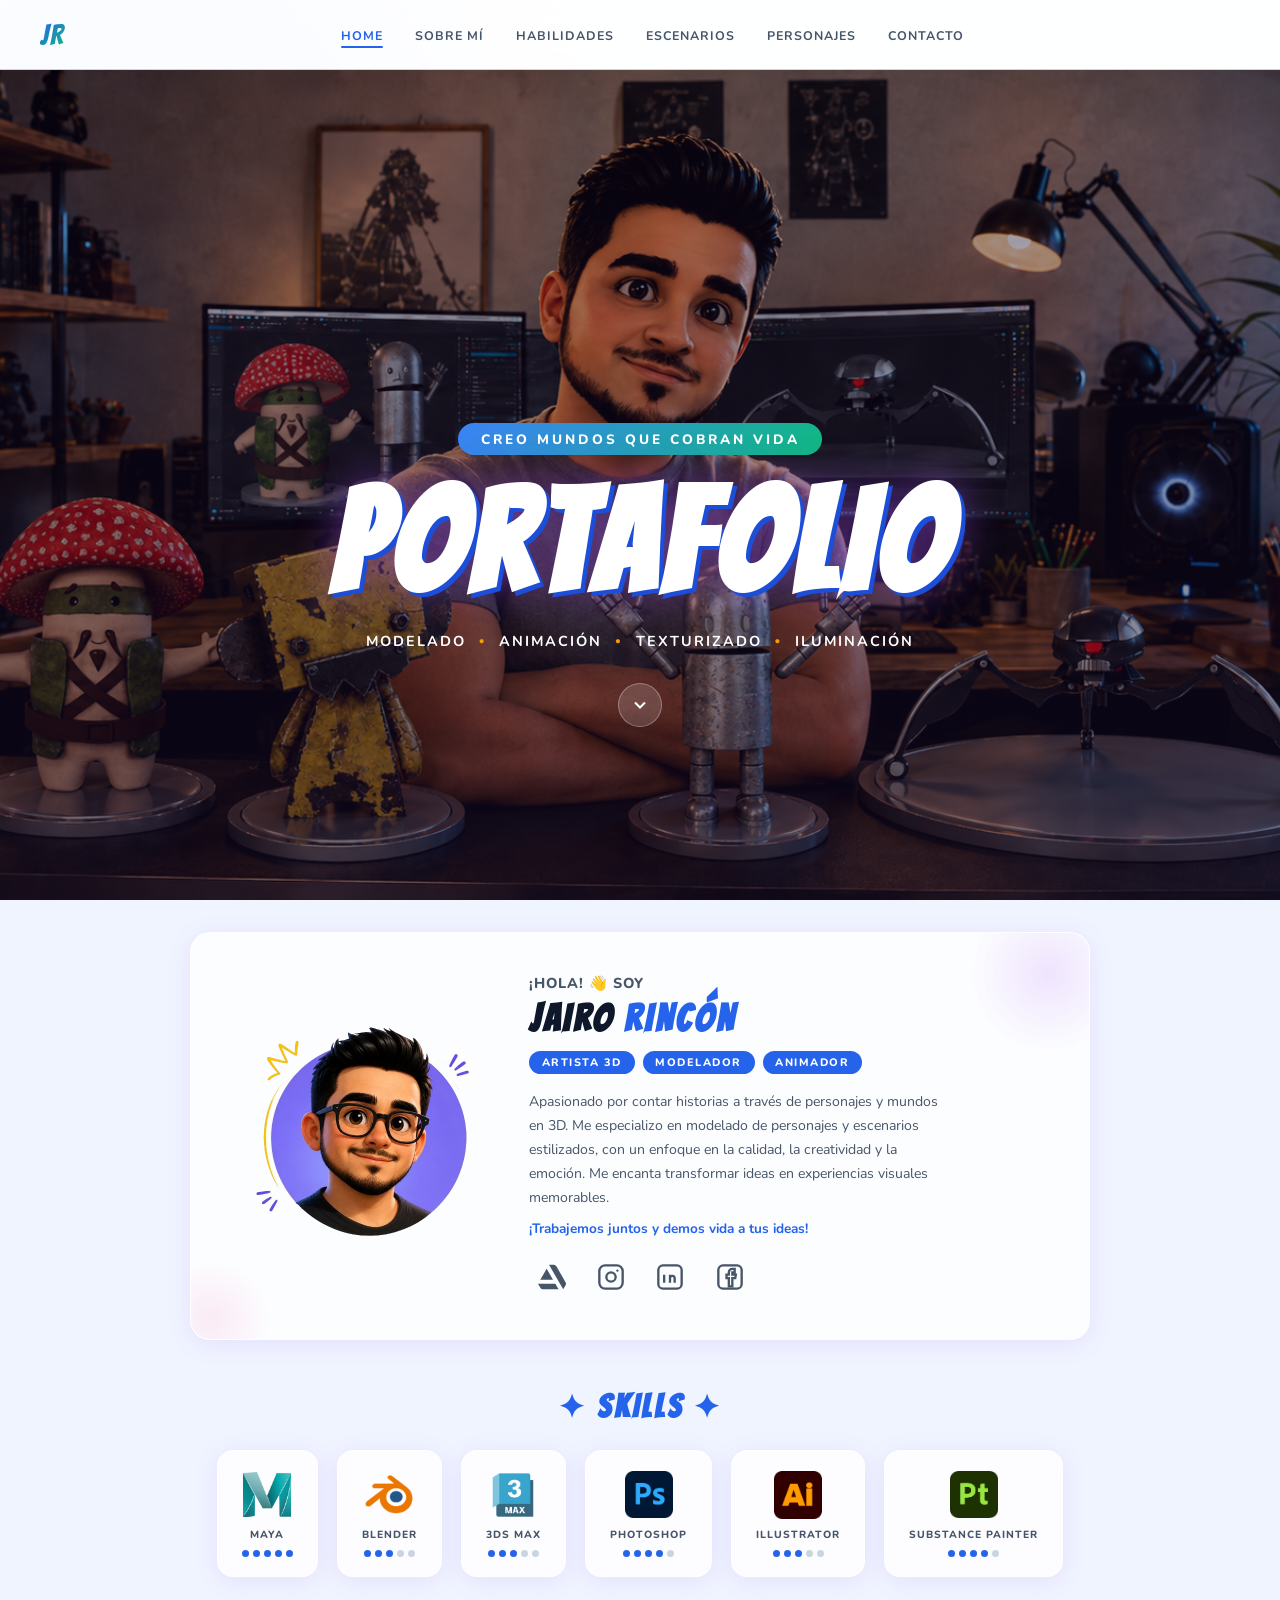
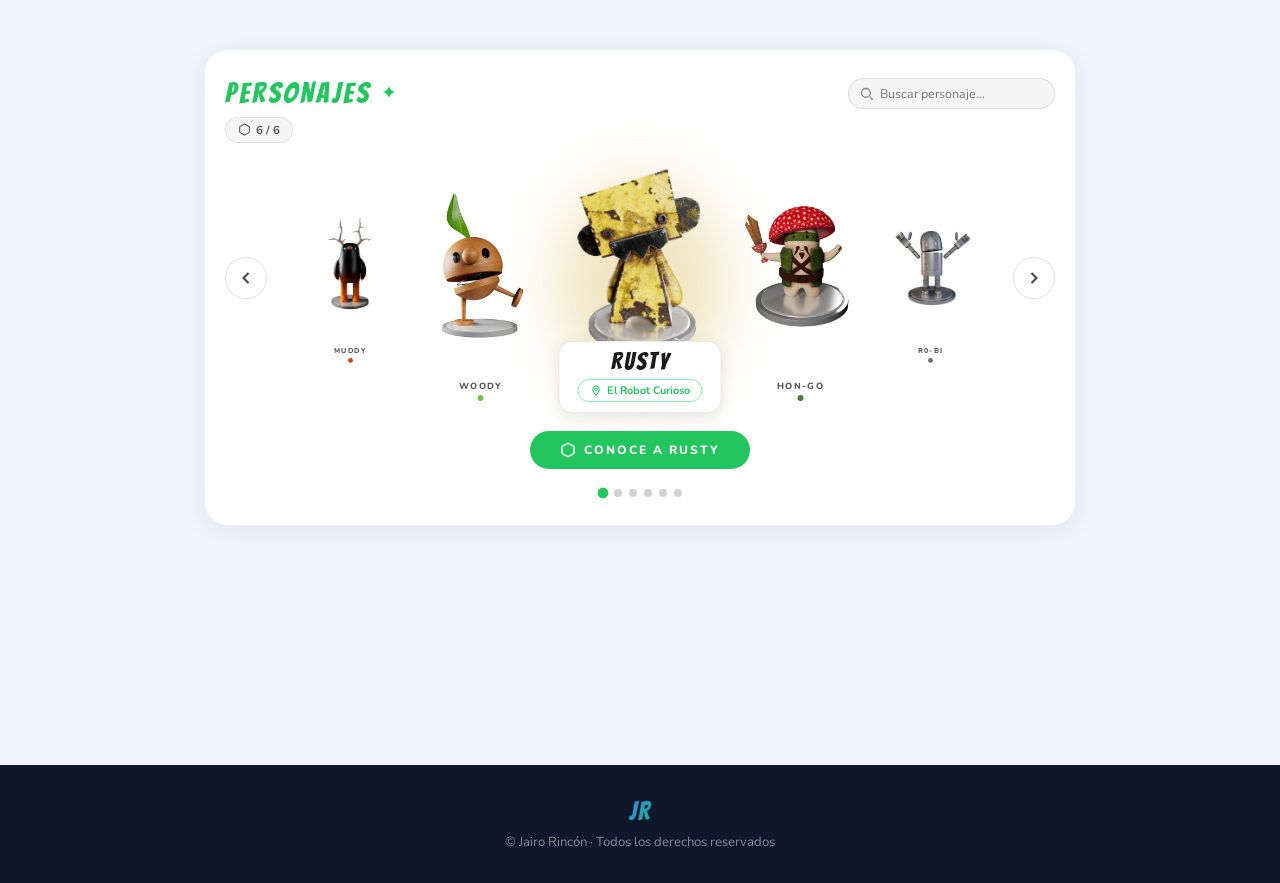
<file: index.html>
<!DOCTYPE html>
<html lang="es">
<head>
  <meta charset="UTF-8" />
  <meta name="viewport" content="width=device-width, initial-scale=1.0"/>
  <title>Jairo Rincón | Portafolio 3D</title>
  <link rel="preconnect" href="https://fonts.googleapis.com"/>
  <link rel="preconnect" href="https://fonts.gstatic.com" crossorigin/>
  <link href="https://fonts.googleapis.com/css2?family=Nunito:wght@400;600;700;800;900&family=Bangers&display=swap" rel="stylesheet"/>
  <link rel="stylesheet" href="css/global.css"/>
  <link rel="stylesheet" href="css/home.css"/>
  <link rel="icon" type="image/png" href="assets/icons/favicon.png"/>
</head>
<body>

  <!-- BLOBS DE FONDO -->
  <div class="bg-blobs" aria-hidden="true">
    <div class="blob blob-1"></div>
    <div class="blob blob-2"></div>
    <div class="blob blob-3"></div>
    <div class="blob blob-4"></div>
  </div>

  <!-- NAVBAR -->
  <nav class="navbar">
    <a href="index.html" class="nav-logo">JR</a>
    <ul class="nav-links">
      <li><a href="index.html" class="active">HOME</a></li>
      <li><a href="#about">SOBRE MÍ</a></li>
      <li><a href="#skills">HABILIDADES</a></li>
      <li><a href="#" id="escenarios-link">ESCENARIOS</a></li>
      <li><a href="#personajes">PERSONAJES</a></li>
      <li><a href="#contact">CONTACTO</a></li>
    </ul>
    <button class="nav-toggle" aria-label="Abrir menú">☰</button>
  </nav>

  <!-- COMING SOON TOAST -->
  <div class="coming-toast" id="comingToast">
    ✨ Estamos preparando nuevos escenarios increíbles. Coming Soon.
  </div>

  <!-- HERO -->
  <section class="hero">
    <div class="hero-bg">
      <img src="assets/home/hero-bg.png" alt="Fondo portafolio 3D" class="hero-bg-img"/>
    </div>
    <div class="hero-content">
      <p class="hero-tagline">CREO MUNDOS QUE COBRAN VIDA</p>
      <h1 class="hero-title">PORTAFOLIO</h1>
      <div class="hero-tags">
        <span>MODELADO</span>
        <span class="dot">●</span>
        <span>ANIMACIÓN</span>
        <span class="dot">●</span>
        <span>TEXTURIZADO</span>
        <span class="dot">●</span>
        <span>ILUMINACIÓN</span>
      </div>
      <a href="#about" class="hero-scroll">
        <svg viewBox="0 0 24 24" fill="none" stroke="currentColor" stroke-width="2.5">
          <polyline points="6 9 12 15 18 9"/>
        </svg>
      </a>
    </div>
  </section>

  <!-- ABOUT -->
  <section class="about" id="about">
    <div class="about-card">
      <div class="about-avatar reveal-left">
        <img src="assets/home/avatar.png" alt="Jairo avatar"/>
        <div class="avatar-ring"></div>
      </div>
      <div class="about-info reveal-up" style="--delay: 0.15s">
        <p class="about-greeting">¡HOLA! 👋 SOY</p>
        <h2 class="about-name">JAIRO <span>RINCÓN</span></h2>
        <div class="about-badges">
          <span>ARTISTA 3D</span>
          <span>MODELADOR</span>
          <span>ANIMADOR</span>
        </div>
        <p class="about-desc">
          Apasionado por contar historias a través de personajes y mundos en 3D.
          Me especializo en modelado de personajes y escenarios estilizados,
          con un enfoque en la calidad, la creatividad y la emoción.
          Me encanta transformar ideas en experiencias visuales memorables.
        </p>
        <p class="about-cta-text">¡Trabajemos juntos y demos vida a tus ideas!</p>
        <div class="about-socials">
          <a href="https://www.artstation.com/jairoartist3d" target="_blank" rel="noopener noreferrer" aria-label="ArtStation">
            <svg viewBox="0 0 24 24" fill="currentColor">
              <path d="M0 17.723l2.027 3.505h.001a2.424 2.424 0 0 0 2.164 1.333h13.457l-2.792-4.838H0zm24 .025c0-.484-.143-.935-.388-1.314L15.728 2.728a2.424 2.424 0 0 0-2.164-1.333H9.419L21.598 22.54l1.92-3.325c.378-.637.482-.919.482-1.467zm-11.129-3.462L7.428 4.858l-5.444 9.428h10.887z"/>
            </svg>
          </a>
          <a href="#" aria-label="Instagram">
            <svg viewBox="0 0 24 24" fill="none" stroke="currentColor" stroke-width="2">
              <rect x="2" y="2" width="20" height="20" rx="5"/><circle cx="12" cy="12" r="4"/>
              <circle cx="17.5" cy="6.5" r="1" fill="currentColor" stroke="none"/>
            </svg>
          </a>
          <a href="#" aria-label="LinkedIn">
            <svg viewBox="0 0 24 24" fill="none" stroke="currentColor" stroke-width="2">
              <rect x="2" y="2" width="20" height="20" rx="4"/>
              <path d="M7 10v7M7 7v.01M12 17v-4a2 2 0 0 1 4 0v4M12 10v7"/>
            </svg>
          </a>
          <a href="#" aria-label="Facebook">
            <svg viewBox="0 0 24 24" fill="none" stroke="currentColor" stroke-width="2">
              <rect x="2" y="2" width="20" height="20" rx="4"/>
              <path d="M14 8h2V5h-2a3 3 0 0 0-3 3v2H9v3h2v7h3v-7h2.5l.5-3H14V8z"/>
            </svg>
          </a>
        </div>
      </div>
    </div>
  </section>

  <!-- SKILLS -->
  <section class="skills" id="skills">
    <h2 class="section-title reveal-up">✦ SKILLS ✦</h2>
    <div class="skills-grid">
      <div class="skill-card reveal-up" style="--delay: 0.05s">
        <img src="assets/icons/maya.png" alt="Maya"/>
        <span>MAYA</span>
        <div class="skill-dots">
          <span class="dot filled"></span><span class="dot filled"></span>
          <span class="dot filled"></span><span class="dot filled"></span>
          <span class="dot filled"></span>
        </div>
      </div>
      <div class="skill-card reveal-up" style="--delay: 0.10s">
        <img src="assets/icons/blender.png" alt="Blender"/>
        <span>BLENDER</span>
        <div class="skill-dots">
          <span class="dot filled"></span><span class="dot filled"></span>
          <span class="dot filled"></span><span class="dot"></span>
          <span class="dot"></span>
        </div>
      </div>
      <div class="skill-card reveal-up" style="--delay: 0.15s">
        <img src="assets/icons/3dsmax.png" alt="3DS Max"/>
        <span>3DS MAX</span>
        <div class="skill-dots">
          <span class="dot filled"></span><span class="dot filled"></span>
          <span class="dot filled"></span><span class="dot"></span>
          <span class="dot"></span>
        </div>
      </div>
      <div class="skill-card reveal-up" style="--delay: 0.20s">
        <img src="assets/icons/photoshop.png" alt="Photoshop"/>
        <span>PHOTOSHOP</span>
        <div class="skill-dots">
          <span class="dot filled"></span><span class="dot filled"></span>
          <span class="dot filled"></span><span class="dot filled"></span>
          <span class="dot"></span>
        </div>
      </div>
      <div class="skill-card reveal-up" style="--delay: 0.25s">
        <img src="assets/icons/illustrator.png" alt="Illustrator"/>
        <span>ILLUSTRATOR</span>
        <div class="skill-dots">
          <span class="dot filled"></span><span class="dot filled"></span>
          <span class="dot filled"></span><span class="dot"></span>
          <span class="dot"></span>
        </div>
      </div>
      <div class="skill-card reveal-up" style="--delay: 0.30s">
        <img src="assets/icons/substance.png" alt="Substance Painter"/>
        <span>SUBSTANCE PAINTER</span>
        <div class="skill-dots">
          <span class="dot filled"></span><span class="dot filled"></span>
          <span class="dot filled"></span><span class="dot filled"></span>
          <span class="dot"></span>
        </div>
      </div>
    </div>
  </section>

  <!-- PERSONAJES -->
  <section id="personajes">
    <div class="showcase" style="padding-top: 1rem;">
      <div class="personajes-widget">

        <!-- Top bar -->
        <div class="pj-topbar">
          <div class="pj-title-row">
            <span class="pj-title">PERSONAJES</span>
            <span class="pj-title-star">✦</span>
          </div>
          <div class="pj-search-row">
            <div class="pj-search-box">
              <!-- Lupa SVG inline -->
              <svg viewBox="0 0 24 24" fill="none" stroke="currentColor" stroke-width="2.2" aria-hidden="true">
                <circle cx="11" cy="11" r="7"/>
                <line x1="17" y1="17" x2="22" y2="22"/>
              </svg>
              <input
                type="text"
                id="pj-search"
                placeholder="Buscar personaje..."
                autocomplete="off"
                aria-label="Buscar personaje por nombre o tag"
              />
            </div>
          </div>
        </div>

        <!-- Contador -->
        <div class="pj-counter">
          <svg viewBox="0 0 24 24" fill="none" stroke="currentColor" stroke-width="2" aria-hidden="true">
            <path d="M21 16V8a2 2 0 0 0-1-1.73l-7-4a2 2 0 0 0-2 0l-7 4A2 2 0 0 0 3 8v8a2 2 0 0 0 1 1.73l7 4a2 2 0 0 0 2 0l7-4A2 2 0 0 0 21 16z"/>
          </svg>
          <span id="pj-counter-text">0 / 0</span>
        </div>

        <!-- Stage con carrusel -->
        <div class="pj-stage">
          <!-- Flecha izquierda -->
          <button class="pj-arrow left" id="pj-arrow-left" aria-label="Personaje anterior">
            <svg viewBox="0 0 24 24" fill="none" stroke="currentColor" stroke-width="2.5">
              <polyline points="15 18 9 12 15 6"/>
            </svg>
          </button>

          <!-- Viewport de tarjetas -->
          <div class="pj-viewport" id="pj-viewport"></div>

          <!-- Info del personaje central -->
          <div class="pj-center-info" id="pj-center-info">
            <div class="pj-center-info-card">
              <div class="pj-center-name" id="pj-center-name"></div>
              <div class="pj-center-sub">
                <svg viewBox="0 0 24 24" fill="none" stroke="currentColor" stroke-width="2.2" aria-hidden="true">
                  <path d="M12 2a7 7 0 0 1 7 7c0 5-7 13-7 13S5 14 5 9a7 7 0 0 1 7-7z"/>
                  <circle cx="12" cy="9" r="2.5"/>
                </svg>
                <span id="pj-center-sub"></span>
              </div>
            </div>
          </div>

          <!-- Botón conoce a -->
          <button class="pj-select-btn" id="pj-select-btn" aria-label="Conoce a este personaje">
            <svg viewBox="0 0 24 24" fill="none" stroke="currentColor" stroke-width="2.2" aria-hidden="true">
              <path d="M21 16V8a2 2 0 0 0-1-1.73l-7-4a2 2 0 0 0-2 0l-7 4A2 2 0 0 0 3 8v8a2 2 0 0 0 1 1.73l7 4a2 2 0 0 0 2 0l7-4A2 2 0 0 0 21 16z"/>
            </svg>
            <span id="pj-select-text">CONOCE A</span>
          </button>

          <!-- Flecha derecha -->
          <button class="pj-arrow right" id="pj-arrow-right" aria-label="Personaje siguiente">
            <svg viewBox="0 0 24 24" fill="none" stroke="currentColor" stroke-width="2.5">
              <polyline points="9 18 15 12 9 6"/>
            </svg>
          </button>
        </div>

        <!-- Dots de paginación -->
        <div class="pj-dots" id="pj-dots"></div>

      </div><!-- /.personajes-widget -->
    </div><!-- /.showcase -->
  </section>

  <!-- CTA FINAL -->
  <section class="cta-final reveal-up" id="contact">
    <div class="cta-final-inner">
      <p class="cta-pregunta">¿TIENES UN PROYECTO EN MENTE?</p>
      <a href="mailto:tu@email.com" class="cta-hablemos">HABLEMOS</a>
    </div>
  </section>

  <!-- FOOTER -->
  <footer class="footer">
    <span class="footer-logo">JR</span>
    <p>© Jairo Rincón · Todos los derechos reservados</p>
  </footer>

  <script src="js/main.js"></script>
</body>
</html>
</file>
<file: css/global.css>
/* ═══════════════════════════════════════════
   GLOBAL.CSS — Variables, Reset, Navbar, Footer
═══════════════════════════════════════════ */

/* ── Google Fonts backup ── */
@import url('https://fonts.googleapis.com/css2?family=Nunito:wght@400;600;700;800;900&family=Bangers&display=swap');

/* ── Variables de color y tipografía ── */
:root {
  --color-purple:      #2563EB; 
  --color-purple-light:#3B82F6; 
  --color-purple-dark: #1D4ED8; 
  --color-pink:        #10B981; 
  --color-yellow:      #F59E0B;  
  --color-white:       #FFFFFF;
  --color-bg:          #F0F4FF; 
  --color-card:        #FFFFFF;
  --color-text:        #0F172A;
  --color-text-muted:  #475569;
  --color-border:      #CBD5E1;

  --font-display: 'Bangers', cursive;
  --font-body:    'Nunito', sans-serif;

  --radius-card: 20px;
  --shadow-card: 0 4px 24px rgba(124, 58, 237, 0.10);
  --shadow-hover: 0 8px 40px rgba(124, 58, 237, 0.22);

  --navbar-height: 70px;
}

/* ── Reset ── */
*, *::before, *::after {
  box-sizing: border-box;
  margin: 0;
  padding: 0;
}

html {
  scroll-behavior: smooth;
}

body {
  font-family: var(--font-body);
  background: var(--color-bg);
  color: var(--color-text);
  overflow-x: hidden;
}

img {
  max-width: 100%;
  display: block;
}

a {
  text-decoration: none;
  color: inherit;
}

ul {
  list-style: none;
}

/* ═══════════════════════════════════════════
   NAVBAR
═══════════════════════════════════════════ */
.navbar {
  position: fixed;
  top: 0;
  left: 0;
  right: 0;
  z-index: 100;
  height: var(--navbar-height);
  display: grid;
  grid-template-columns: auto 1fr auto;
  align-items: center;
  padding: 0 2.5rem;
  background: rgba(255, 255, 255, 0.92);
  backdrop-filter: blur(12px);
  -webkit-backdrop-filter: blur(12px);
  border-bottom: 1px solid var(--color-border);
}

.nav-links {
  display: flex;
  gap: 2rem;
  align-items: center;
  justify-content: center;
}

.nav-logo {
  font-family: var(--font-display);
  font-size: 1.8rem;
  letter-spacing: 2px;
  background: linear-gradient(135deg, var(--color-purple), var(--color-pink));
  -webkit-background-clip: text;
  -webkit-text-fill-color: transparent;
  background-clip: text;
}

.nav-links {
  display: flex;
  gap: 2rem;
  align-items: center;
}

.nav-links a {
  font-size: 0.78rem;
  font-weight: 700;
  letter-spacing: 1px;
  color: var(--color-text-muted);
  transition: color 0.2s;
  position: relative;
  padding-bottom: 4px;
}

.nav-links a:hover,
.nav-links a.active {
  color: var(--color-purple);
}

.nav-links a.active::after {
  content: '';
  position: absolute;
  bottom: 0;
  left: 0;
  right: 0;
  height: 2px;
  background: var(--color-purple);
  border-radius: 2px;
}

.btn-cta {
  background: linear-gradient(135deg, var(--color-purple), var(--color-purple-light));
  color: var(--color-white);
  font-family: var(--font-body);
  font-size: 0.75rem;
  font-weight: 800;
  letter-spacing: 1px;
  padding: 0.55rem 1.2rem;
  border-radius: 50px;
  white-space: nowrap;
  transition: transform 0.2s, box-shadow 0.2s;
  box-shadow: 0 4px 15px rgba(124, 58, 237, 0.35);
}

.btn-cta:hover {
  transform: translateY(-2px);
  box-shadow: 0 6px 20px rgba(124, 58, 237, 0.5);
}

/* Hamburger - solo mobile */
.nav-toggle {
  display: none;
  background: none;
  border: none;
  font-size: 1.5rem;
  cursor: pointer;
  color: var(--color-purple);
}

/* ═══════════════════════════════════════════
   FOOTER
═══════════════════════════════════════════ */
.footer {
  background: var(--color-text);
  color: rgba(255,255,255,0.5);
  text-align: center;
  padding: 2rem;
  font-size: 0.82rem;
  display: flex;
  flex-direction: column;
  align-items: center;
  gap: 0.5rem;
}

.footer-logo {
  font-family: var(--font-display);
  font-size: 1.6rem;
  letter-spacing: 2px;
  background: linear-gradient(135deg, var(--color-purple-light), var(--color-pink));
  -webkit-background-clip: text;
  -webkit-text-fill-color: transparent;
  background-clip: text;
}

/* ═══════════════════════════════════════════
   UTILIDADES COMPARTIDAS
═══════════════════════════════════════════ */
.section-title {
  font-family: var(--font-display);
  font-size: 2rem;
  letter-spacing: 3px;
  color: var(--color-purple);
  margin-bottom: 1.5rem;
}

/* Botón volver (usado en páginas interiores) */
.btn-back {
  display: inline-flex;
  align-items: center;
  gap: 0.4rem;
  font-size: 0.78rem;
  font-weight: 700;
  letter-spacing: 1px;
  color: var(--color-purple);
  margin-bottom: 1.5rem;
  transition: gap 0.2s;
}

.btn-back:hover {
  gap: 0.7rem;
}

/* Tags de características */
.tag {
  display: inline-block;
  padding: 0.3rem 0.9rem;
  border-radius: 50px;
  font-size: 0.72rem;
  font-weight: 700;
  letter-spacing: 1px;
  border: 1.5px solid currentColor;
}

/* ═══════════════════════════════════════════
   RESPONSIVE — NAVBAR
═══════════════════════════════════════════ */
@media (max-width: 900px) {
  .nav-links,
  .btn-cta {
    display: none;
  }

  .nav-toggle {
    display: block;
  }

  /* Mobile menu abierto */
  .nav-links.open {
    display: flex;
    flex-direction: column;
    position: absolute;
    top: var(--navbar-height);
    left: 0;
    right: 0;
    background: var(--color-white);
    padding: 1.5rem 2rem;
    border-bottom: 1px solid var(--color-border);
    gap: 1.2rem;
  }

  .nav-links.open + .btn-cta {
    display: none;
  }
}
</file>
<file: css/home.css>
/* ═══════════════════════════════════════════
   HOME.CSS — Estilos del landing
═══════════════════════════════════════════ */

body {
  padding-top: var(--navbar-height);
}

/* ════════════════════════════════════════════
   BLOBS DE FONDO
════════════════════════════════════════════ */
.bg-blobs {
  position: fixed;
  inset: 0;
  z-index: -1;
  overflow: hidden;
  pointer-events: none;
}

.blob {
  position: absolute;
  border-radius: 50%;
  filter: blur(80px);
  opacity: 0.22;
  will-change: transform;
}

.blob-1 {
  width: 600px;
  height: 600px;
  background: var(--color-purple);
  top: -100px;
  left: -150px;
  animation: blobFloat1 22s linear infinite;
}

.blob-2 {
  width: 500px;
  height: 500px;
  background: var(--color-pink);
  top: 40%;
  right: -100px;
  opacity: 0.18;
  animation: blobFloat2 28s linear infinite;
}

.blob-3 {
  width: 400px;
  height: 400px;
  background: var(--color-pink);
  bottom: 20%;
  left: 20%;
  opacity: 0.16;
  animation: blobFloat3 18s linear infinite;
}

.blob-4 {
  width: 300px;
  height: 300px;
  background: var(--color-yellow);
  top: 70%;
  right: 30%;
  opacity: 0.12;
  animation: blobFloat4 24s linear infinite;
}

@keyframes blobFloat1 {
  0%   { transform: translate(0, 0) scale(1); }
  33%  { transform: translate(60px, 80px) scale(1.08); }
  66%  { transform: translate(-40px, 120px) scale(0.95); }
  100% { transform: translate(0, 0) scale(1); }
}

@keyframes blobFloat2 {
  0%   { transform: translate(0, 0) scale(1); }
  33%  { transform: translate(-80px, -60px) scale(1.05); }
  66%  { transform: translate(50px, -100px) scale(0.92); }
  100% { transform: translate(0, 0) scale(1); }
}

@keyframes blobFloat3 {
  0%   { transform: translate(0, 0) scale(1); }
  50%  { transform: translate(70px, -80px) scale(1.1); }
  100% { transform: translate(0, 0) scale(1); }
}

@keyframes blobFloat4 {
  0%   { transform: translate(0, 0) rotate(0deg); }
  50%  { transform: translate(-60px, 60px) rotate(180deg); }
  100% { transform: translate(0, 0) rotate(360deg); }
}

/* ════════════════════════════════════════════
   SCROLL REVEAL
════════════════════════════════════════════ */
.reveal-up,
.reveal-left {
  opacity: 0;
  transition-property: opacity, transform;
  transition-duration: 0.7s;
  transition-timing-function: cubic-bezier(0.22, 1, 0.36, 1);
  transition-delay: var(--delay, 0s);
}

.reveal-up   { transform: translateY(40px); }
.reveal-left { transform: translateX(-50px); }

.reveal-up.visible,
.reveal-left.visible {
  opacity: 1;
  transform: translate(0, 0);
}

/* ═══════════════════════════════════════════
   HERO
═══════════════════════════════════════════ */
.hero {
  position: relative;
  width: 100%;
  min-height: calc(100vh - var(--navbar-height));
  display: flex;
  align-items: center;
  justify-content: center;
  overflow: hidden;
}

.hero-bg {
  position: absolute;
  inset: 0;
  z-index: 0;
}

.hero-bg-img {
  width: 100%;
  height: 100%;
  object-fit: cover;
  object-position: center;
}

.hero-bg::after {
  content: '';
  position: absolute;
  inset: 0;
  background: linear-gradient(
    to bottom,
    rgba(20, 10, 40, 0.35) 0%,
    rgba(20, 10, 40, 0.55) 100%
  );
}

.hero-content {
  position: relative;
  z-index: 1;
  text-align: center;
  display: flex;
  flex-direction: column;
  align-items: center;
  gap: 1rem;
  padding: 2rem;
  animation: heroFadeIn 5s ease both;
  margin-top: 180px;
}

@keyframes heroFadeIn {
  from { opacity: 0; transform: translateY(30px); }
  to   { opacity: 1; transform: translateY(0); }
}

.hero-tagline {
  background: linear-gradient(135deg, var(--color-purple-light), var(--color-pink));
  color: var(--color-white);
  font-size: 0.85rem;
  font-weight: 800;
  letter-spacing: 3px;
  padding: 0.4rem 1.4rem;
  border-radius: 50px;
}

.hero-title {
  font-family: var(--font-display);
  font-size: clamp(4rem, 14vw, 9rem);
  letter-spacing: 6px;
  color: var(--color-white);
  text-shadow:
    4px 4px 0 var(--color-purple-dark),
    0 0 40px rgba(168, 85, 247, 0.5);
  line-height: 1;
}

.hero-tags {
  display: flex;
  align-items: center;
  gap: 0.8rem;
  flex-wrap: wrap;
  justify-content: center;
  font-size: 0.9rem;
  font-weight: 700;
  letter-spacing: 2px;
  color: var(--color-white);
}

.hero-tags .dot {
  color: var(--color-yellow);
  font-size: 0.6rem;
}

.hero-scroll {
  margin-top: 1rem;
  width: 44px;
  height: 44px;
  background: rgba(255,255,255,0.15);
  backdrop-filter: blur(6px);
  border-radius: 50%;
  display: flex;
  align-items: center;
  justify-content: center;
  color: white;
  border: 1.5px solid rgba(255,255,255,0.3);
  animation: bounce 2s infinite;
  transition: background 0.2s;
}

.hero-scroll svg {
  width: 20px;
  height: 20px;
}

.hero-scroll:hover {
  background: rgba(255,255,255,0.25);
}

@keyframes bounce {
  0%, 100% { transform: translateY(0); }
  50%       { transform: translateY(8px); }
}

/* ═══════════════════════════════════════════
   ABOUT
═══════════════════════════════════════════ */
.about {
  padding: 2rem 2rem 1.5rem;
  display: flex;
  justify-content: center;
}

.about-card {
  background: rgba(255, 255, 255, 0.78);
  backdrop-filter: blur(18px);
  -webkit-backdrop-filter: blur(18px);
  border: 1px solid rgba(255, 255, 255, 0.6);
  border-radius: var(--radius-card);
  box-shadow: var(--shadow-card);
  padding: 2.5rem 3rem;
  max-width: 900px;
  width: 100%;
  display: grid;
  grid-template-columns: auto 1fr;
  gap: 2.5rem;
  align-items: center;
  position: relative;
  overflow: hidden;
}

.about-card::before {
  content: '';
  position: absolute;
  top: -40px;
  right: -40px;
  width: 160px;
  height: 160px;
  background: radial-gradient(circle, rgba(168,85,247,0.15), transparent 70%);
  border-radius: 50%;
  pointer-events: none;
}

.about-card::after {
  content: '';
  position: absolute;
  bottom: -40px;
  left: -40px;
  width: 120px;
  height: 120px;
  background: radial-gradient(circle, rgba(236,72,153,0.10), transparent 70%);
  border-radius: 50%;
  pointer-events: none;
}

.about-avatar {
  width: 250px;
  height: 250px;
  border-radius: 0;
  overflow: visible;
  border: none;
  box-shadow: none;
  flex-shrink: 0;
  background: transparent;
}

.about-avatar img {
  width: 100%;
  height: 100%;
  object-fit: contain;
}

.about-greeting {
  font-size: 0.9rem;
  font-weight: 800;
  letter-spacing: 1px;
  color: var(--color-text-muted);
  margin-bottom: 0.3rem;
}

.about-name {
  font-family: var(--font-display);
  font-size: 2.4rem;
  letter-spacing: 3px;
  color: var(--color-text);
  line-height: 1.1;
  margin-bottom: 0.7rem;
}

.about-name span {
  color: var(--color-purple);
}

.about-badges {
  display: flex;
  gap: 0.5rem;
  flex-wrap: wrap;
  margin-bottom: 1rem;
}

.about-badges span {
  background: var(--color-purple);
  color: white;
  font-size: 0.68rem;
  font-weight: 800;
  letter-spacing: 1.5px;
  padding: 0.25rem 0.8rem;
  border-radius: 50px;
}

.about-desc {
  font-size: 0.88rem;
  line-height: 1.7;
  color: var(--color-text-muted);
  margin-bottom: 0.6rem;
  max-width: 420px;
}

.about-cta-text {
  font-size: 0.85rem;
  font-weight: 700;
  color: var(--color-purple);
  margin-bottom: 1rem;
}

.about-socials {
  display: flex;
  gap: 0.9rem;
}

.about-socials a {
  width: 45px;
  height: 45px;
  display: flex;
  align-items: center;
  justify-content: center;
  color: var(--color-text-muted);
  transition: color 0.2s, transform 0.2s;
}

.about-socials a svg {
  width: 28px;
  height: 28px;
}

.about-socials a:hover {
  color: var(--color-purple);
  transform: translateY(-2px);
}

/* ═══════════════════════════════════════════
   SKILLS
═══════════════════════════════════════════ */
.skills {
  padding: 1.5rem 2rem 1.5rem;
  max-width: 960px;
  margin: 0 auto;
  text-align: center;
}

.skills-grid {
  display: flex;
  flex-wrap: wrap;
  justify-content: center;
  gap: 1.2rem;
}

.skill-card {
  background: rgba(255, 255, 255, 0.82);
  backdrop-filter: blur(12px);
  -webkit-backdrop-filter: blur(12px);
  border: 1px solid rgba(255, 255, 255, 0.7);
  border-radius: 16px;
  box-shadow: var(--shadow-card);
  padding: 1.2rem 1.5rem;
  display: flex;
  flex-direction: column;
  align-items: center;
  gap: 0.5rem;
  min-width: 100px;
  transition:
    opacity 0.7s cubic-bezier(0.22, 1, 0.36, 1),
    transform 0.4s cubic-bezier(0.34, 1.56, 0.64, 1),
    box-shadow 0.3s ease;
}

.skill-card:hover {
  transform: translateY(-6px) scale(1.04);
  box-shadow: var(--shadow-hover);
}

.skill-card img {
  width: 48px;
  height: 48px;
  object-fit: contain;
  transition: transform 0.4s cubic-bezier(0.34, 1.56, 0.64, 1);
}

.skill-card:hover img {
  transform: scale(1.3) translateY(-3px);
}

.skill-card span {
  font-size: 0.65rem;
  font-weight: 800;
  letter-spacing: 1px;
  color: var(--color-text-muted);
  text-align: center;
}

.skill-dots {
  display: flex;
  gap: 4px;
}

.skill-dots .dot {
  width: 7px;
  height: 7px;
  border-radius: 50%;
  background: var(--color-border);
}

.skill-dots .dot.filled {
  background: var(--color-purple);
}

/* ═══════════════════════════════════════════
   SHOWCASE (Escenarios y Personajes)
═══════════════════════════════════════════ */
.showcase {
  padding: 4rem 2rem;
  max-width: 1000px;
  margin: 0 auto;
}

.showcase-header {
  display: flex;
  align-items: center;
  justify-content: space-between;
  margin-bottom: 1.5rem;
}

.showcase-title {
  font-family: var(--font-display);
  font-size: 2rem;
  letter-spacing: 3px;
}

.escenarios-color { color: var(--color-purple); }
.personajes-color { color: #22c55e; }

.btn-ver-todos {
  background: var(--color-purple);
  color: white;
  font-size: 0.72rem;
  font-weight: 800;
  letter-spacing: 1px;
  padding: 0.5rem 1.2rem;
  border-radius: 50px;
  transition: transform 0.2s, background 0.2s;
}

.btn-ver-todos:hover {
  background: var(--color-purple-dark);
  transform: translateX(3px);
}

/* Grid de escenarios */
.showcase-grid {
  display: grid;
  grid-template-columns: repeat(4, 1fr);
  gap: 1rem;
}

.showcase-item {
  border-radius: 14px;
  overflow: hidden;
  aspect-ratio: 4/3;
  position: relative;
  cursor: pointer;
  display: block;
}

.showcase-item img {
  width: 100%;
  height: 100%;
  object-fit: cover;
  transition: transform 0.35s ease;
}

.showcase-item:hover img {
  transform: scale(1.06);
}

.showcase-item-overlay {
  position: absolute;
  inset: 0;
  background: linear-gradient(to top, rgba(20,10,40,0.7) 0%, transparent 60%);
  opacity: 0;
  transition: opacity 0.3s;
  display: flex;
  align-items: flex-end;
  padding: 0.8rem;
}

.showcase-item:hover .showcase-item-overlay {
  opacity: 1;
}

.showcase-item-overlay span {
  color: white;
  font-size: 0.75rem;
  font-weight: 700;
  letter-spacing: 1px;
}

.showcase-placeholder {
  border-radius: 14px;
  aspect-ratio: 4/3;
  background: linear-gradient(90deg, #e8e0f5 25%, #f0ecfa 50%, #e8e0f5 75%);
  background-size: 200% 100%;
  animation: shimmer 1.5s infinite;
}

@keyframes shimmer {
  0%   { background-position: 200% 0; }
  100% { background-position: -200% 0; }
}

/* ═══════════════════════════════════════════
   PERSONAJES — CARRUSEL REDISEÑADO
═══════════════════════════════════════════ */
#personajes {
  padding: 2rem 2rem 1rem;
  max-width: 1000px;
  margin: 0 auto 2rem auto;
}

.personajes-widget {
  background: #ffffff;
  border-radius: 24px;
  padding: 28px 20px 28px;
  position: relative;
  overflow: hidden;
  border: 1px solid rgba(0, 0, 0, 0.06);
  box-shadow: 0 4px 24px rgba(0, 0, 0, 0.07);
}

/* Top bar */
.pj-topbar {
  display: flex;
  align-items: center;
  justify-content: space-between;
  margin-bottom: 8px;
  position: relative;
  z-index: 2;
  flex-wrap: wrap;
  gap: 10px;
}

.pj-title-row {
  display: flex;
  align-items: center;
  gap: 10px;
}

.pj-title {
  font-family: var(--font-display);
  font-size: 1.8rem;
  letter-spacing: 3px;
  color: #22c55e;
  line-height: 1;
}

.pj-title-star {
  color: #22c55e;
  font-size: 1.2rem;
}

.pj-search-row {
  display: flex;
  align-items: center;
  gap: 8px;
}

.pj-search-box {
  background: #f5f5f5;
  border: 0.5px solid rgba(0, 0, 0, 0.10);
  border-radius: 24px;
  padding: 6px 14px 6px 10px;
  display: flex;
  align-items: center;
  gap: 6px;
}

.pj-search-box svg {
  width: 15px;
  height: 15px;
  color: #888;
  flex-shrink: 0;
}

.pj-search-box input {
  border: none;
  outline: none;
  background: transparent;
  font-size: 0.78rem;
  color: #333;
  width: 160px;
  font-family: inherit;
}

.pj-counter {
  background: #f5f5f5;
  border: 0.5px solid rgba(0, 0, 0, 0.08);
  border-radius: 20px;
  padding: 4px 12px;
  font-size: 0.72rem;
  font-weight: 700;
  color: #555;
  display: inline-flex;
  align-items: center;
  gap: 5px;
  position: relative;
  z-index: 2;
  margin-bottom: 10px;
}

.pj-counter svg {
  width: 13px;
  height: 13px;
}

/* Stage */
.pj-stage {
  position: relative;
  height: 250px;
  display: flex;
  align-items: center;
  justify-content: center;
  margin-bottom: 0;
}

.pj-arrow {
  position: absolute;
  top: 50%;
  transform: translateY(-50%);
  z-index: 10;
  width: 42px;
  height: 42px;
  border-radius: 50%;
  background: rgba(255, 255, 255, 0.92);
  border: 0.5px solid rgba(0, 0, 0, 0.12);
  display: flex;
  align-items: center;
  justify-content: center;
  cursor: pointer;
  color: #444;
  transition: background 0.15s, transform 0.15s;
  user-select: none;
  flex-shrink: 0;
}

.pj-arrow svg {
  width: 20px;
  height: 20px;
}

.pj-arrow:hover {
  background: #fff;
  transform: translateY(-50%) scale(1.08);
}

.pj-arrow.left { left: 0; }
.pj-arrow.right { right: 0; }

.pj-viewport {
  position: absolute;
  left: 20px;
  right: 20px;
  top: 0;
  bottom: 0;
  display: flex;
  align-items: center;
  justify-content: center;
  overflow: visible;
}

/* Cards */
.pj-card {
  position: absolute;
  display: flex;
  flex-direction: column;
  align-items: center;
  cursor: pointer;
  transition: transform 0.42s cubic-bezier(0.4, 0, 0.2, 1),
              opacity 0.42s cubic-bezier(0.4, 0, 0.2, 1);
  user-select: none;
}

/* ── HOVER ZOOM en tarjetas del carrusel ── */
.pj-card:hover {
  /* Se sobreescribe debajo para el centro vs laterales */
}

.pj-card.pj-card--center {
  cursor: pointer;
}

.pj-card.pj-card--center:hover {
  /* El transform base del centro es translateX(0) scale(1.08),
     al hacer hover aumentamos el scale ligeramente */
  transform: translateX(0px) scale(1.2) !important;
}

.pj-card.pj-card--side:hover {
  filter: brightness(1.05);
}

.pj-card-img-wrap {
  position: relative;
  display: flex;
  align-items: flex-end;
  justify-content: center;
}

.pj-glow {
  position: absolute;
  border-radius: 50%;
  filter: blur(28px);
  pointer-events: none;
  transition: opacity 0.42s, background 0.42s, width 0.42s, height 0.42s;
  left: 50%;
  bottom: 15%;
  transform: translateX(-50%);
  z-index: 0;
}

.pj-platform {
  width: 80px;
  height: 16px;
  border-radius: 50%;
  background: transparent;
  position: absolute;
  bottom: -4px;
  left: 50%;
  transform: translateX(-50%);
}

.pj-card img {
  object-fit: contain;
  display: block;
  filter: none;
  transition: width 0.42s, height 0.42s;
}

.pj-card-label {
  font-size: 0.65rem;
  font-weight: 800;
  letter-spacing: 1.5px;
  color: #555;
  margin-top: 8px;
  text-align: center;
  transition: opacity 0.3s;
}

.pj-card-dot {
  width: 7px;
  height: 7px;
  border-radius: 50%;
  margin-top: 3px;
  flex-shrink: 0;
}

/* Center info — mini card blanca cerca del personaje */
.pj-center-info {
  position: absolute;
  bottom: -10px;
  left: 50%;
  transform: translateX(-50%);
  text-align: center;
  pointer-events: none;
  opacity: 0;
  transition: opacity 0.3s;
  z-index: 6;
  white-space: nowrap;
}

.pj-center-info.show {
  opacity: 1;
}

.pj-center-info-card {
  background: #ffffff;
  border: 1px solid rgba(0, 0, 0, 0.08);
  border-radius: 14px;
  padding: 8px 18px 10px;
  box-shadow: 0 4px 16px rgba(0, 0, 0, 0.10);
  display: inline-block;
}

.pj-center-name {
  font-family: var(--font-display);
  font-size: 1.5rem;
  letter-spacing: 2px;
  color: #1a1a1a;
  line-height: 1;
}

.pj-center-sub {
  display: inline-flex;
  align-items: center;
  gap: 5px;
  background: transparent;
  color: #22c55e;
  border: 1.5px solid #86efac;
  border-radius: 20px;
  padding: 3px 12px;
  font-size: 0.68rem;
  font-weight: 700;
  margin-top: 5px;
}

.pj-center-sub svg {
  width: 11px;
  height: 11px;
}

/* Select button */
.pj-select-btn {
  position: absolute;
  bottom: -66px;
  left: 50%;
  transform: translateX(-50%);
  background: #22c55e;
  color: #fff;
  border: none;
  border-radius: 50px;
  padding: 11px 30px;
  font-size: 0.75rem;
  font-weight: 800;
  letter-spacing: 2px;
  cursor: pointer;
  white-space: nowrap;
  display: flex;
  align-items: center;
  gap: 8px;
  transition: background 0.15s, transform 0.15s;
  font-family: inherit;
  z-index: 5;
}

.pj-select-btn svg {
  width: 16px;
  height: 16px;
}

.pj-select-btn:hover {
  background: #16a34a;
  transform: translateX(-50%) translateY(-2px);
}

/* Dots */
.pj-dots {
  display: flex;
  justify-content: center;
  gap: 7px;
  margin-top: 86px;
  position: relative;
  z-index: 2;
}

.pj-dots span {
  width: 8px;
  height: 8px;
  border-radius: 50%;
  background: rgba(0, 0, 0, 0.18);
  cursor: pointer;
  transition: background 0.2s, transform 0.2s;
}

.pj-dots span.active {
  background: #22c55e;
  transform: scale(1.35);
}

.pj-no-results {
  text-align: center;
  padding: 60px 20px;
  color: #888;
  font-size: 0.9rem;
  font-weight: 600;
}

/* ═══════════════════════════════════════════
   CTA FINAL
═══════════════════════════════════════════ */
.cta-final {
  padding: 1.5rem 2rem;
  display: flex;
  justify-content: center;
}

.cta-final-inner {
  background: linear-gradient(135deg, var(--color-purple), var(--color-pink));
  border-radius: 60px;
  padding: 1.2rem 1rem 1.2rem 2.5rem;
  display: flex;
  align-items: center;
  justify-content: space-between;
  max-width: 700px;
  width: 100%;
  gap: 1rem;
  box-shadow: 0 8px 40px rgba(124, 58, 237, 0.31);
}

.cta-pregunta {
  color: white;
  font-size: 0.9rem;
  font-weight: 800;
  letter-spacing: 1px;
}

.cta-hablemos {
  background: white;
  color: var(--color-purple);
  font-size: 0.82rem;
  font-weight: 800;
  letter-spacing: 2px;
  padding: 0.7rem 1.8rem;
  border-radius: 50px;
  white-space: nowrap;
  transition: transform 0.2s, box-shadow 0.2s;
  box-shadow: 0 4px 15px rgba(0,0,0,0.15);
}

.cta-hablemos:hover {
  transform: translateX(4px);
  box-shadow: 0 6px 20px rgba(0,0,0,0.2);
}

/* ═══════════════════════════════════════════
   RESPONSIVE
═══════════════════════════════════════════ */
@media (max-width: 768px) {
  .about-card {
    grid-template-columns: 1fr;
    text-align: center;
    padding: 2rem 1.5rem;
  }

  .about-avatar {
    margin: 0 auto;
  }

  .about-badges,
  .about-socials {
    justify-content: center;
  }

  .about-desc {
    max-width: 100%;
  }

  .showcase-grid {
    grid-template-columns: repeat(2, 1fr);
  }

  .personajes-widget {
    padding: 20px 12px 24px;
  }

  .pj-stage {
    height: 270px;
  }

  .pj-search-box input {
    width: 120px;
  }

  .cta-final-inner {
    flex-direction: column;
    text-align: center;
    border-radius: 24px;
    padding: 1.5rem;
  }
}

@media (max-width: 480px) {
  .hero-title {
    font-size: clamp(3rem, 18vw, 5rem);
  }

  .showcase-grid {
    grid-template-columns: repeat(2, 1fr);
  }

  .pj-stage {
    height: 250px;
  }

  .pj-search-box input {
    width: 100px;
  }
}

/* ═══════════════════════════════════════════
   COMING SOON TOAST
═══════════════════════════════════════════ */
.coming-toast {
  position: fixed;
  top: 90px;
  right: 30px;
  background: rgba(20, 20, 20, 0.92);
  color: white;
  padding: 16px 22px;
  border-radius: 16px;
  font-size: 0.95rem;
  letter-spacing: 0.5px;
  border: 1px solid rgba(255, 255, 255, 0.12);
  backdrop-filter: blur(10px);
  opacity: 0;
  transform: translateY(-10px);
  pointer-events: none;
  transition: all 0.35s ease;
  z-index: 9999;
}

.coming-toast.show {
  opacity: 1;
  transform: translateY(0);
}
</file>
